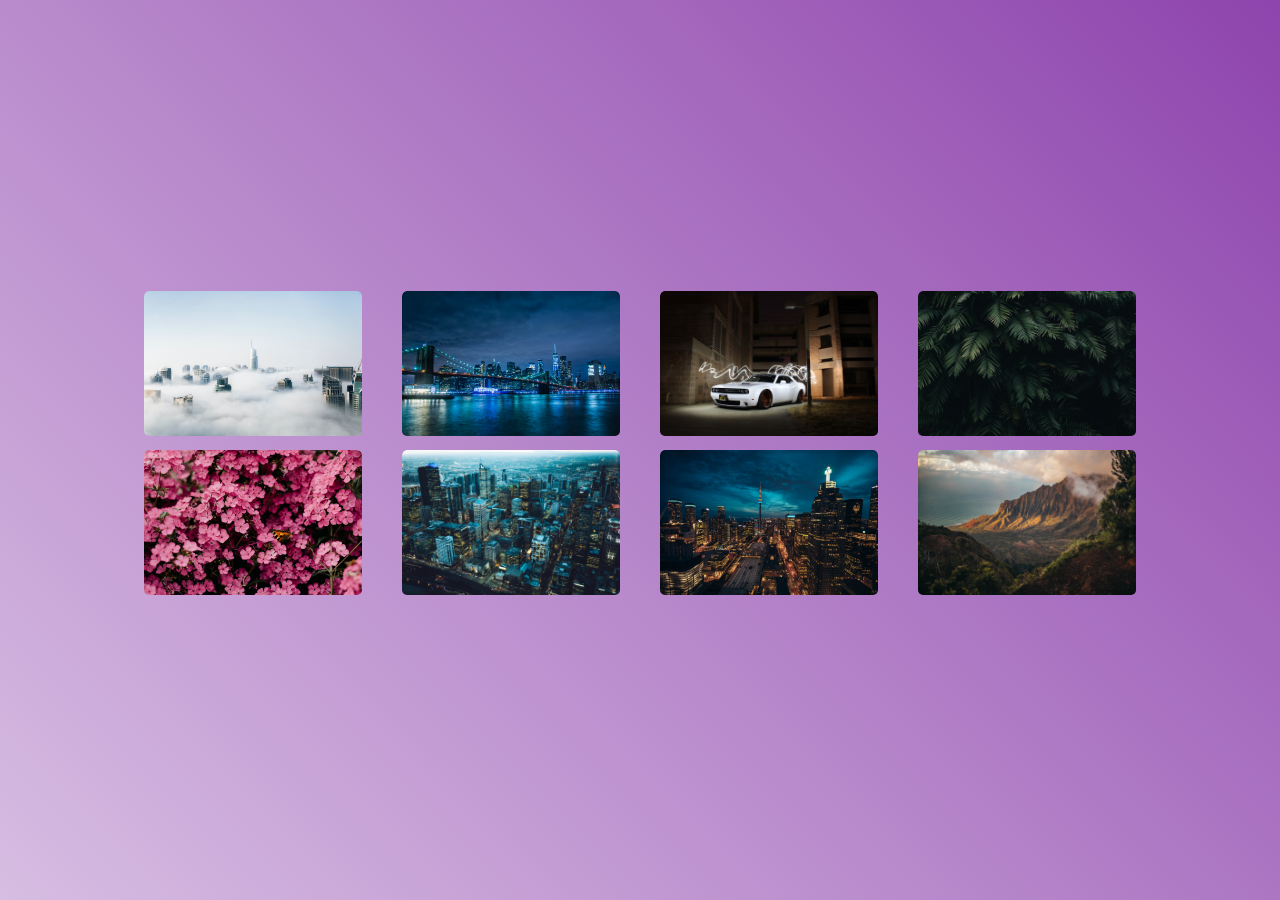
<file: image_show/index.html>
<!DOCTYPE html>
<html lang="en">
<head>
  <meta charset="UTF-8">
  <meta http-equiv="X-UA-Compatible" content="IE=edge">
  <meta name="viewport" content="width=device-width, initial-scale=1.0">
  <title>Image Show</title>
  <link rel="stylesheet" href="style.css">
  <link rel="stylesheet" href="../fontawesome-free-6.2.0-web/css/all.css">
</head>
<body>
  <div class="wrapper">
    <div class="image">
      <img src="./images/pexels-aleksandar-pasaric-325185.jpg" alt="">
    </div>
    <div class="image">
      <img src="./images/pexels-carlos-oliva-3586966.jpg" alt="">
    </div>
    <div class="image">
      <img src="./images/pexels-cesar-perez-733745.jpg" alt="">
    </div>
    <div class="image">
      <img src="./images/pexels-cátia-matos-1072179.jpg" alt="">
    </div>
    <div class="image">
      <img src="./images/pexels-irina-iriser-1408221.jpg" alt="">
    </div>
    <div class="image">
      <img src="./images/pexels-maxime-francis-2246476.jpg" alt="">
    </div>
    <div class="image">
      <img src="./images/pexels-roberto-nickson-2478248.jpg" alt="">
    </div>
    <div class="image">
      <img src="./images/pexels-roberto-nickson-2559941.jpg" alt="">
    </div>
  </div>
  <div class="gallery">
    <i class="fa-solid fa-xmark close_btn"></i>
    <div class="previous_btn">
      <i class="fa-solid fa-chevron-left"></i>
    </div>
    <div class="gallery_inner">
      <img src="images/pexels-aleksandar-pasaric-325185.jpg" alt="">
    </div>
    <div class="next_btn">
      <i class="fa-solid fa-chevron-right"></i>
    </div>
  </div>

  <script src="index.js"></script>
</body>
</html>
</file>
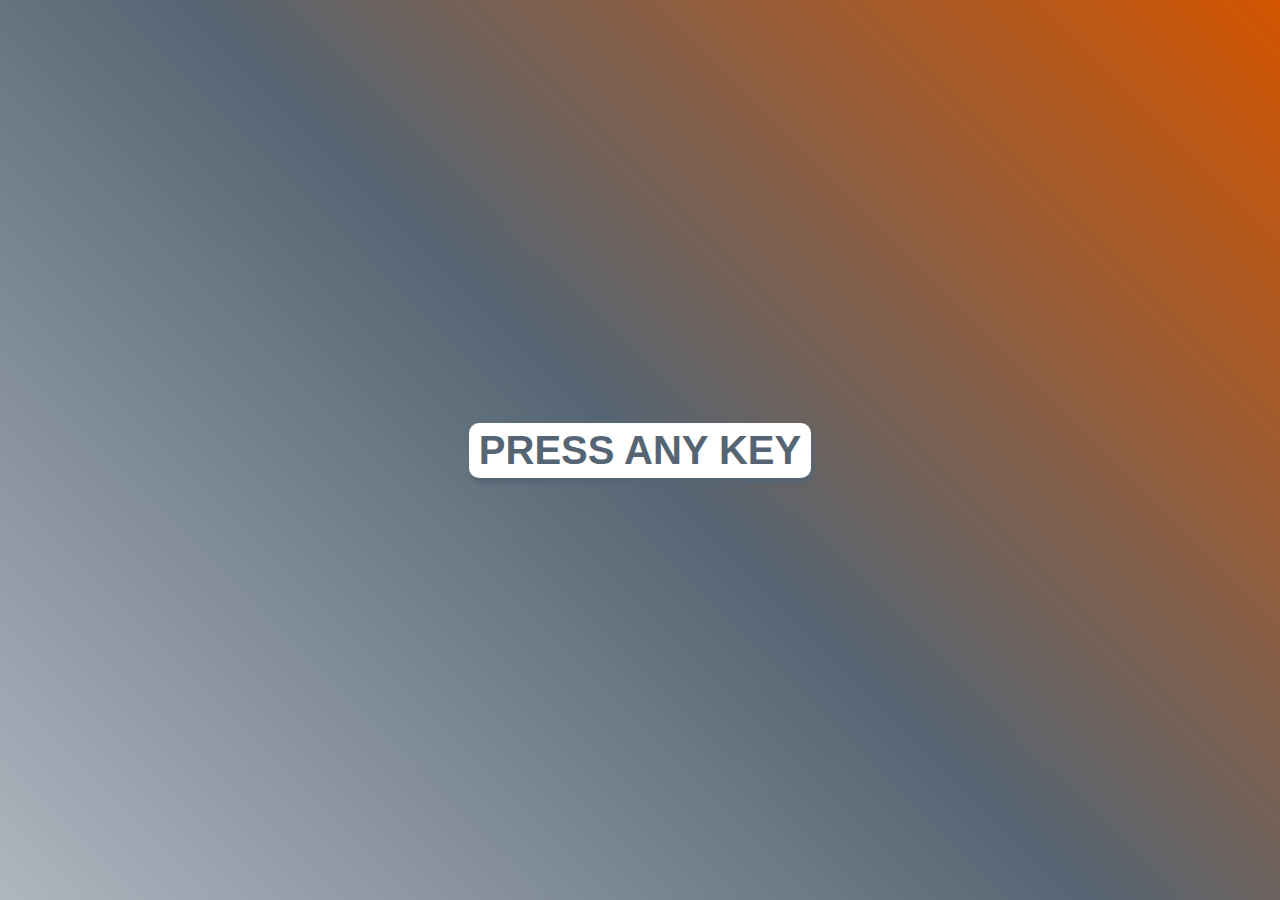
<file: key-event/index.html>
<!DOCTYPE html>
<html lang="en">

<head>
  <meta charset="UTF-8">
  <meta http-equiv="X-UA-Compatible" content="IE=edge">
  <meta name="viewport" content="width=device-width, initial-scale=1.0">
  <title>Key Event</title>
  <link rel="stylesheet" href="style.css">
  <link rel="stylesheet" href="../fontawesome-free-6.2.0-web/css/all.css">
</head>

<body>
  <button class="alert">
    <p>PRESS ANY KEY</p>
  </button>
  <div class="box">
    <div class="result">
      <p>50</p>
    </div>
    <div class="details">
      <div class="card">
        <p>Key</p>
        <p class="card_key">Y</p>
      </div>
      <div class="card">
        <p>Location</p>
        <p class="card_location">0</p>
      </div>
      <div class="card">
        <p>Which</p>
        <p class="card_which">32</p>
      </div>
      <div class="card">
        <p>Code</p>
        <p class="card_code">Y</p>
      </div>
    </div>
  </div>

  <script src="index.js"></script>
</body>

</html>
</file>
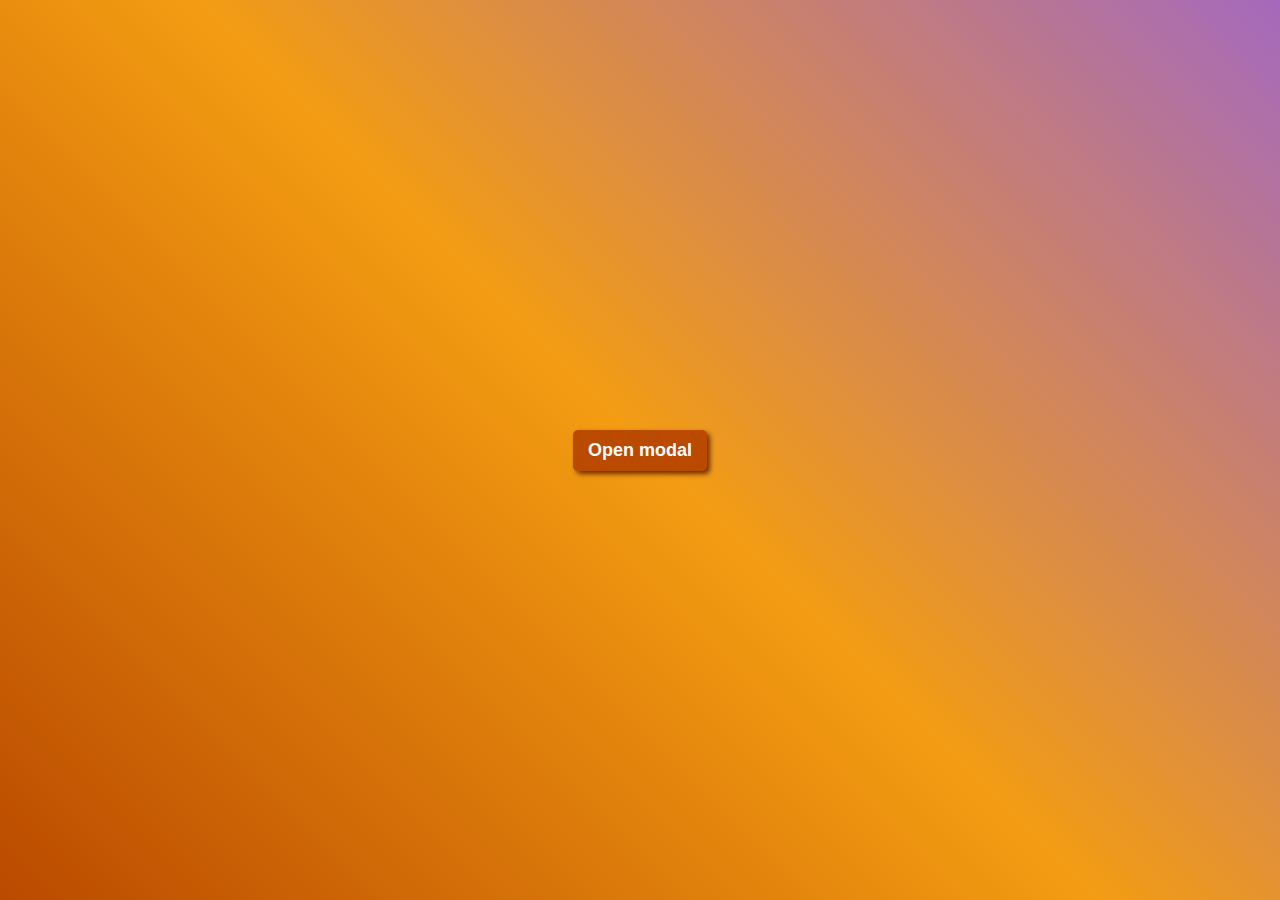
<file: modal/index.html>
<!DOCTYPE html>
<html lang="en">

<head>
  <meta charset="UTF-8">
  <meta http-equiv="X-UA-Compatible" content="IE=edge">
  <meta name="viewport" content="width=device-width, initial-scale=1.0">
  <title>Modal</title>
  <link rel="stylesheet" href="style.css">
  <link rel="stylesheet" href="../fontawesome-free-6.2.0-web/css/all.css">
</head>

<body>
  <button class="open_modal_btn" id="open_modal_btn" onclick="openModal()">Open modal</button>
  <div class="modal" id="modal">
    <div class="modal_inner" id="modal_inner">
      <div class="modal_header">
        <p>Modal learning battle</p>
        <i class="fa-solid fa-xmark" onclick="closeModal()"></i>
      </div>
      <div class="modal_body">
        <p>This is body of modal. <br>
          The alignment is done after the lengths and auto
          margins are applied, meaning that, if in a Flexbox
          layout there is at least one flexible element, with
          flex-grow different from 0, it will have no effect
          as there won't be any available space.
        </p>
      </div>
      <div class="modal_footer">
        <button class="close_modal_btn" id="close_modal_btn" onclick="closeModal()">Close</button>
      </div>
    </div>
  </div>

  <script src="index.js"></script>
</body>

</html>
</file>
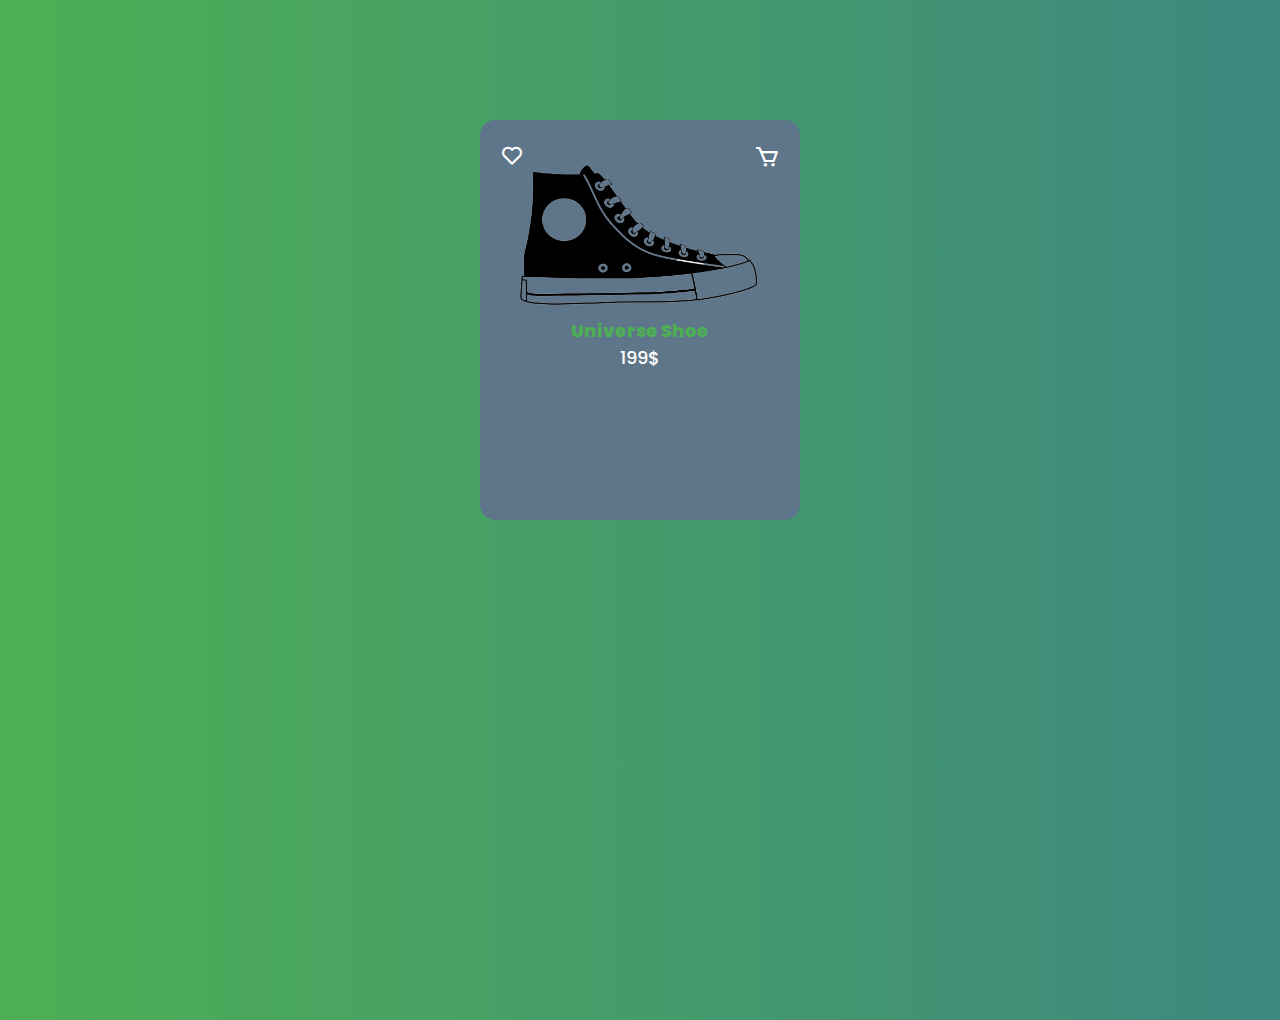
<file: product-card/index.html>
<!DOCTYPE html>
<html lang="en">
<head>
  <meta charset="UTF-8">
  <meta http-equiv="X-UA-Compatible" content="IE=edge">
  <meta name="viewport" content="width=device-width, initial-scale=1.0">
  <link rel="stylesheet" href="style.css">
  <link href='https://unpkg.com/boxicons@2.1.4/css/boxicons.min.css' rel='stylesheet'>
  <title>Product Card</title>
</head>
<body>
  <div class="card">
    <div class="card_heart_icon">
      <i class='bx bx-heart' id="heart_icon"></i>
    </div>
    <div class="card_cart_icon">
      <i class='bx bx-cart'></i>
    </div>
    <div class="card_image">
      <img src="shoe.png" alt="">
    </div>
    <div class="card_title">
      Universe Shoe
    </div>
    <div class="card_price">
      199$
    </div>

    <div class="card_size">
      <h4>Size:</h4>
      <span>36</span>
      <span>37</span>
      <span>38</span>
      <span>39</span>
    </div>
    <div class="card_color">
      <h4>Color:</h4>
      <span class="card_color_green"></span>
      <span class="card_color_red"></span>
      <span class="card_color_black"></span>
    </div>
    <div class="card_action">
      <button class="card_action_buy">Buy now</button>
      <button class="card_action_add">Add to cart</button>
    </div>
  </div>

  <script src="index.js"></script>
</body>
</html>
</file>
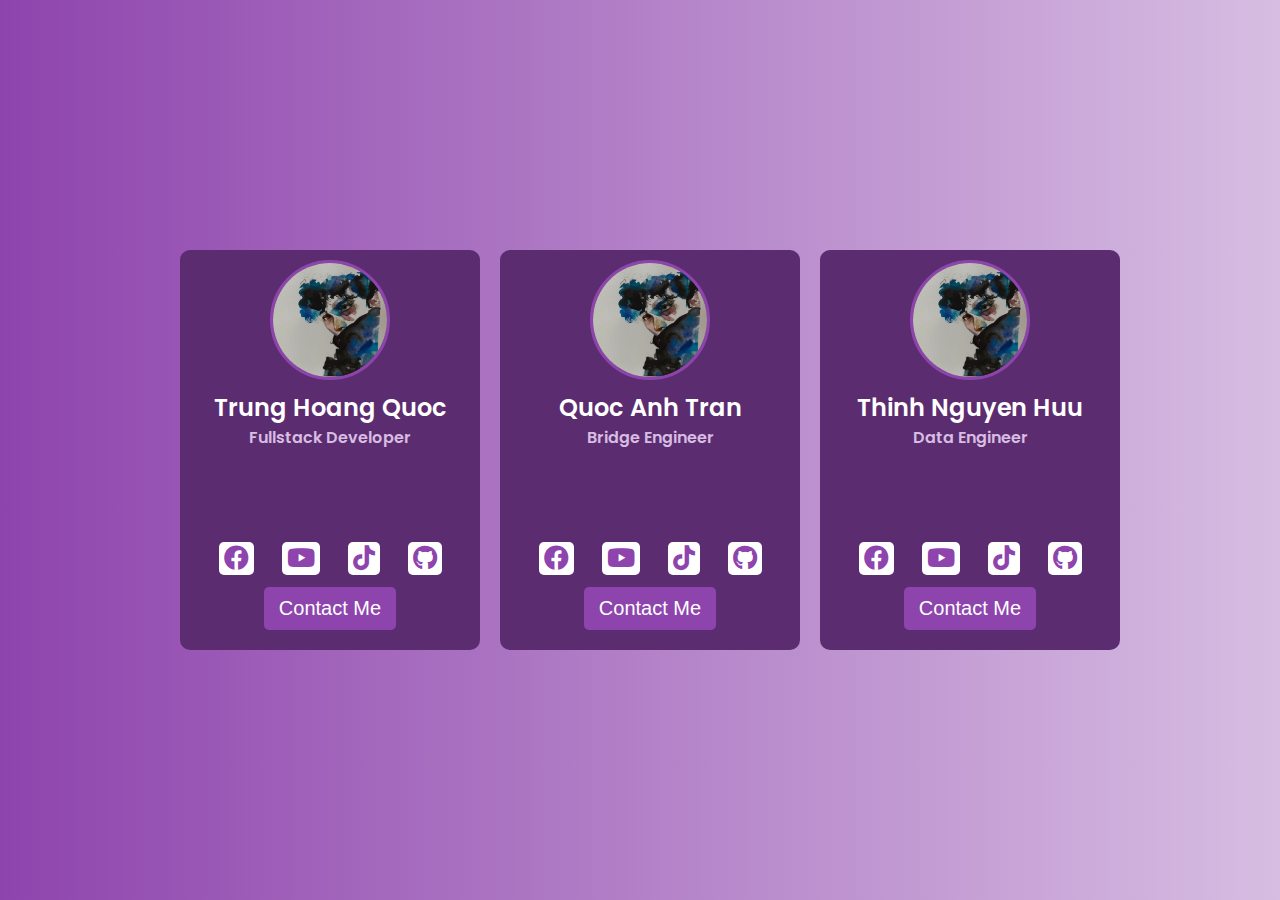
<file: profile-card/index.html>
<!DOCTYPE html>
<html lang="en">
<head>
  <meta charset="UTF-8">
  <meta http-equiv="X-UA-Compatible" content="IE=edge">
  <meta name="viewport" content="width=device-width, initial-scale=1.0">
  <title>Profile Card</title>
  <link rel="stylesheet" href="style.css">
  <link rel="stylesheet" href="../fontawesome-free-6.2.0-web/css/all.css">
</head>
<body>
  <div class="card" id="card_1">
    <div class="card_image" id="avatar_1" onclick="showAvatar(this.id, 'card_1')">
      <img src="avatar.jpg" alt="">
    </div>
    <h2>Trung Hoang Quoc</h2>
    <p>Fullstack Developer</p>
    <div class="card_social">
      <button>
        <i class="fa-brands fa-facebook"></i>
      </button>
      <button>
        <i class="fa-brands fa-youtube"></i>
      </button>
      <button>
        <i class="fa-brands fa-tiktok"></i>
      </button>
      <button>
        <i class="fa-brands fa-github"></i>
      </button>
    </div>
    <button class="card_contact">Contact Me</button>
  </div>
  <div class="card" id="card_2">
    <div class="card_image" id="avatar_2" onclick="showAvatar(this.id, 'card_2')">
      <img src="avatar.jpg" alt="">
    </div>
    <h2>Quoc Anh Tran</h2>
    <p>Bridge Engineer</p>
    <div class="card_social">
      <button>
        <i class="fa-brands fa-facebook"></i>
      </button>
      <button>
        <i class="fa-brands fa-youtube"></i>
      </button>
      <button>
        <i class="fa-brands fa-tiktok"></i>
      </button>
      <button>
        <i class="fa-brands fa-github"></i>
      </button>
    </div>
    <button class="card_contact">Contact Me</button>
  </div>
  <div class="card" id="card_3">
    <div class="card_image" id="avatar_3" onclick="showAvatar(this.id, 'card_3')">
      <img src="avatar.jpg" alt="">
    </div>
    <h2>Thinh Nguyen Huu</h2>
    <p>Data Engineer</p>
    <div class="card_social">
      <button>
        <i class="fa-brands fa-facebook"></i>
      </button>
      <button>
        <i class="fa-brands fa-youtube"></i>
      </button>
      <button>
        <i class="fa-brands fa-tiktok"></i>
      </button>
      <button>
        <i class="fa-brands fa-github"></i>
      </button>
    </div>
    <button class="card_contact">Contact Me</button>
  </div>

  <script src="index.js"></script>
</body>
</html>
</file>
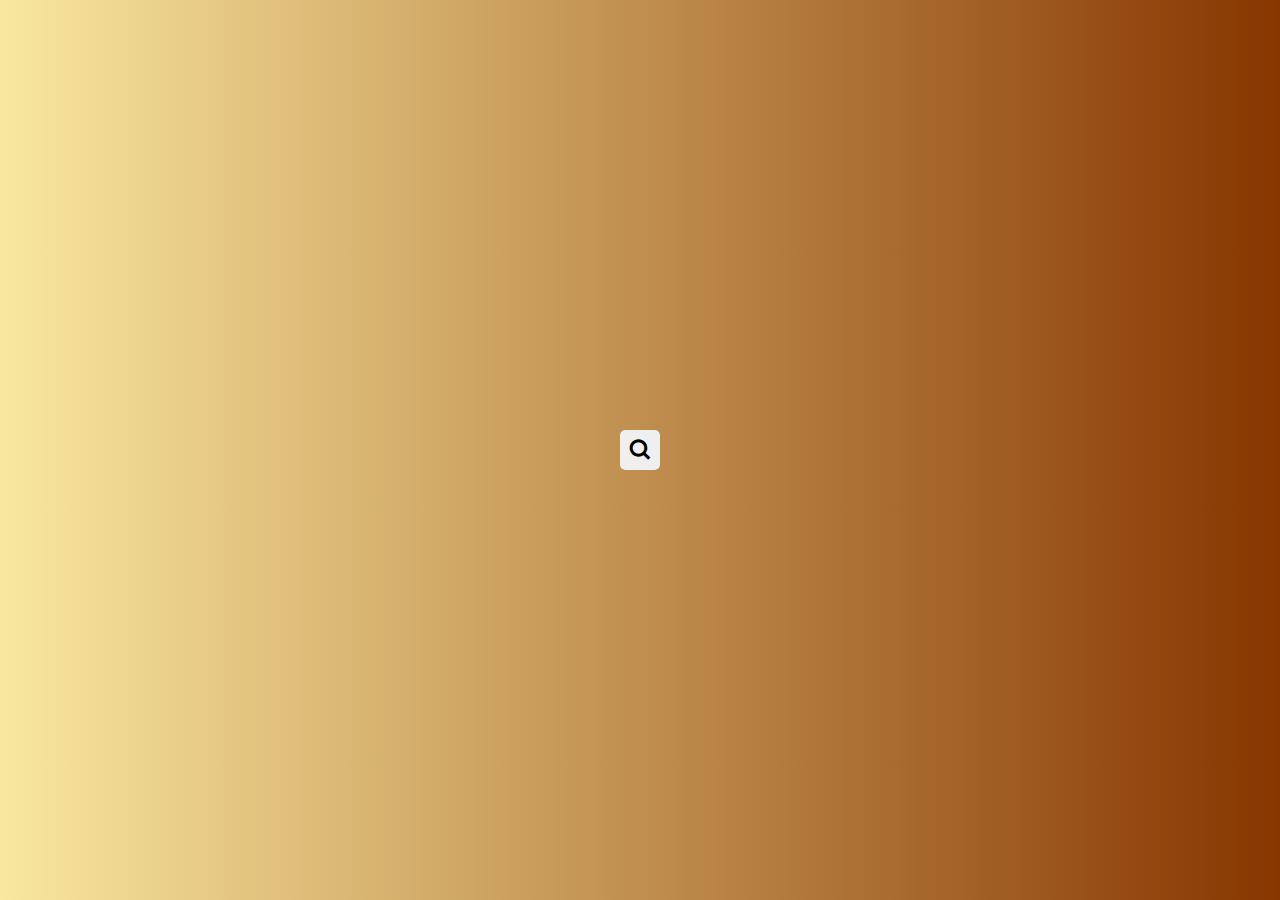
<file: search-box/index.html>
<!DOCTYPE html>
<html lang="en">
<head>
  <meta charset="UTF-8">
  <meta http-equiv="X-UA-Compatible" content="IE=edge">
  <meta name="viewport" content="width=device-width, initial-scale=1.0">
  <title>Search box</title>
  <link rel="stylesheet" href="style.css">
  <link href='https://unpkg.com/boxicons@2.1.4/css/boxicons.min.css' rel='stylesheet'>
  <link rel="stylesheet" href="../fontawesome-free-6.2.0-web/css/all.css">
</head>
<body>
  <div class="search-box">
    <input placeholder="Enter your name" class="search-box-input" type="text">
    <button class="search-box-btn">
      <i class='bx bx-search'></i>
    </button>
  </div>

  <script src="index.js"></script>
</body>
</html>
</file>
<file: image_show/style.css>
* {
  margin: 0;
  padding: 0;
  box-sizing: border-box;
}

body {
  height: 100vh;
  background: linear-gradient(45deg, #D7BDE2, #8E44AD);
  overflow: hidden;
  padding: 15px 20px;
  display: flex;
  justify-content: center;
  align-items: center;
}

.wrapper {
  width: 80%;
  display: flex;
  flex-wrap: wrap;
  justify-content: space-between;
  margin: auto;
}

.image {
  width: 22%;
  height: 22%;
  overflow: hidden;
  border-radius: 5px;
  margin-bottom: 10px;
}

.image img {
  width: 100%;
  height: 100%;
  border-radius: 5px;
  object-fit: cover;
  object-position: center;
  transition: 0.3s;
}

.image img:hover {
  transform: scale(1.2);
}

.gallery {
  background: rgba(0, 0, 0, 0.7);
  height: 100%;
  width: 100%;
  position: fixed;
  display: flex;
  align-items: center;
  justify-content: center;

  opacity: 0;
  pointer-events: none;
  transform: scale(0.5);
  transition: 0.3s;
}
.show_gallery {
  opacity: 1;
  pointer-events: all;
  transform: scale(1);
}

.gallery_inner {
  height: 400px;
  width: 800px;
}

.gallery_inner img {
  height: 100%;
  width: 100%;
  object-fit: cover;
  object-position: center;
}

.gallery i {
  color: rgb(255, 255, 255, 0.8);
}

.close_btn {
  position: fixed;
  top: 50px;
  right: 100px;
  font-size: 30px;
  transition: 0.25s;
}

.previous_btn,
.next_btn {
  position: fixed;
  width: 22%;
  height: 50%;
  left: 0;
  display: flex;
  justify-content: center;
  align-items: center;
  font-size: 30px;
}
.hide {
  visibility: hidden;
}

/* .previous_btn:hover,
.next_btn:hover {
  transform: scale(1.5);
} */

.close_btn:hover {
  transform: scale(2);
}

.next_btn {
  left: unset;
  right: 0;
}
</file>
<file: key-event/style.css>
@import url('https://fonts.googleapis.com/css2?family=Montserrat&family=Poppins:ital,wght@0,100;0,200;0,300;0,400;0,500;0,600;0,700;0,800;0,900;1,100;1,200;1,300;1,400;1,500;1,600;1,700;1,800;1,900&display=swap');

* {
  margin: 0;
  padding: 0;
  box-sizing: border-box;
}

body {
  background: linear-gradient(45deg, #AEB6BF, #566573, #D35400);
  height: 100vh;
  font-family: "Montserrat";

  display: flex;
  align-items: center;
  justify-content: center;
}

.alert {
  font-size: 40px;
  background: rgb(255, 255, 255);
  padding: 5px 10px;
  border-radius: 10px;
  font-weight: 800;
  color: #566573;
  transition: 0.25s;
  border: none;
  outline: none;
  box-shadow: #566573 2px 5px 5px;
}
.alert:hover {
  transform: scale(1.05);
  cursor: pointer;
}

.box {
  display: none;
}

.hidden {
  display: none;
}
.show {
  display: unset;
}

.box .result {
  width: 250px;
  height: 250px;
  color: white;
  border-radius: 50%;
  border: solid 8px;

  display: flex;
  align-items: center;
  justify-content: center;
  font-size: 100px;
  font-weight: 800;

  margin: 0 auto;
  margin-bottom: 50px;
}

.details {
  display: flex;
}
.card {
  width: 250px;
  border: 1px solid white;
  border-radius: 8px;
  overflow: hidden;
  color: white;
  font-weight: 800;
  margin: 10px;
} 
.card p:first-child {
  background: #E59866;
  height: 50%;
}
.card p:nth-child(2) {
  font-size: 25px;
}
.card p {
  padding: 10px;
  text-align: center;
}
</file>
<file: modal/style.css>
@import url('https://fonts.googleapis.com/css2?family=Poppins:ital,wght@0,100;0,200;0,300;0,400;0,500;0,600;0,700;0,800;0,900;1,100;1,200;1,300;1,400;1,500;1,600;1,700;1,800;1,900&display=swap');

* {
  margin: 0;
  padding: 0;
  box-sizing: border-box;
}

body {
  height: 100vh;
  overflow: hidden;
  background: linear-gradient(45deg, #BA4A00, #F39C12, #A569BD);
  display: flex;
  align-items: center;
  justify-content: center;
  font-family: "Poppins";
}

.open_modal_btn,
.close_modal_btn {
  padding: 10px 15px;
  background: #BA4A00;
  border: none;
  border-radius: 5px;
  color: white;
  transition: 0.3s;
  font-size: large;
  font-weight: 700;
  box-shadow: #6E2C00 3px 3px 5px;
}

.open_modal_btn:hover,
.close_modal_btn:hover {
  background: #6E2C00;
}

.modal {
  position: fixed;
  background: rgba(165, 105, 189, 0.5);
  height: 100vh;
  width: 100vw;
  display: none;
}

.modal_inner {
  height: 50%;
  width: 60%;
  background: #EB984E;
  border-radius: 10px;
  overflow: hidden;
  position: relative;
  margin: auto;
  top: 20%;
  animation: modalShow 0.3s linear;
}

.modal_header {
  background: #A04000;
  padding: 5px 10px;
  display: flex;
  align-items: center;
  justify-content: space-between;
  color: white;
  font-weight: 600;
}

.modal_header i {
  transition: 0.2s;
}

.modal_header i:hover {
  transform: scale(1.25);
}

.modal_body {
  padding: 10px;
  font-weight: 500;
  height: 75%;
}

.modal_footer {
  padding: 10px;
  font-weight: 500;
  text-align: center;
}

@keyframes modalShow {
  from {
    top: 60%;
    opacity: 0;
  }
  to {
    top: 20%;
    opacity: 1;
  }
}
</file>
<file: product-card/style.css>
@import url('https://fonts.googleapis.com/css2?family=Poppins:ital,wght@0,100;0,200;0,300;0,400;0,500;0,600;0,700;0,800;0,900;1,100;1,200;1,300;1,400;1,500;1,600;1,700;1,800;1,900&display=swap');

:root {
  --primary-green-color: #4daf54
}

* {
  margin: 0;
  padding: 0;
  box-sizing: border-box;
  font-family: 'Poppins';
}

body {
  height: 100vh;
  background: linear-gradient(to right, #4daf54, #3d8880);
}

.card {
  margin: 120px auto;
  width: 320px;
  height: 400px;
  background: #5f758a;
  border-radius: 15px;
  padding: 20px;
  color: white;
  position: relative;
}

.card_heart_icon, .card_cart_icon {
  font-size: 24px;
  position: absolute;
  left: 20px;
  top: 20px;
  transition: 0.2s;
}

.card_cart_icon {
  right: 20px;
  left: unset;
  font-size: 26px;
}

.card_image {
  padding-top: 20px;
  padding-right: 10px;
  padding-left: 15px;
  transition: 0.4s;
  transition-delay: 0.1s;
}

.card_image img{
  width: 100%;
  height: 100%;
  object-fit: fill;
}

.card_title, .card_price{
  font-size: 18px;
  text-align: center;
  transition: 0.4s;
  transition-delay: 0.1s;
}

.card_title {
  color: var(--primary-green-color);
  font-weight: 800;
}

.card_price {
  font-weight: 500;
}

.card_color, .card_size {
  display: flex;
  align-items: center;
  margin-bottom: 5px;
}

.card_size > h4, .card_color > h4 {
  margin-right: 5px;
}

.card_size > span {
  padding: 3px;
  background: rgb(197, 197, 197);
  border-radius: 5px;
  margin: 5px 5px;
}

.card_color > span {
  border-radius: 10px;
  width: 20px;
  height: 20px;
  margin: 5px 5px;
}

.card_color_green {
  background: green;
}
.card_color_red {
  background: red;
}
.card_color_black {
  background: black;
}

.card_action > button {
  background: var(--primary-green-color);
  border: none;
  padding: 10px; 
  color: white;
  border-radius: 5px;
  font-weight: 800;
  font-size: small;
  position: absolute;
  transition: 0.2s;
}
.card_action_add {
  right: 20px;
}

.card:hover > .card_image{
  transform: rotate(25deg) translateY(-75px) translateX(10px);
}
.card:hover > .card_title {
  transform: translate(-75px, -75px);
}
.card:hover > .card_price {
  transform: translate(-121px, -75px);
}

.card_size {
  margin-top: 150px;
}
.card_size , .card_color, .card_action{
  visibility: hidden;
  opacity: 0%;
  transition: 0.4s;
  transition-delay: 0.1s;
}

.card:hover .card_size,
.card:hover .card_color,
.card:hover .card_action {
  visibility: visible;
  opacity: 100%;
}
.card:hover .card_size {
  margin-top: -20px;
}

.card_action button:hover {
  transform: scale(1.2);
}
.card_heart_icon:hover {
  transform: scale(1.5);
}
.card_cart_icon:hover {
  transform: scale(1.5);
}
</file>
<file: profile-card/style.css>
@import url('https://fonts.googleapis.com/css2?family=Poppins:ital,wght@0,100;0,200;0,300;0,400;0,500;0,600;0,700;0,800;0,900;1,100;1,200;1,300;1,400;1,500;1,600;1,700;1,800;1,900&display=swap');

:root {
  --primary-purple-color: #8E44AD
}

* {
  margin: 0;
  padding: 0;
  box-sizing: border-box;
}

body {
  height: 100vh;
  background: linear-gradient(90deg,#8E44AD, #D7BDE2 );
  display: flex;
  justify-content: center;
  align-items: center;
  font-family: "Poppins";
}

.card {
  width: 300px;
  height: 400px;
  background: #5B2C6F;
  border-radius: 10px;
  margin-left: 20px;
  padding: 10px;
  transition: 0.3s;
  text-align: center;
  overflow: hidden;
}
.card:hover {
  box-shadow: #5B2C6F 5px 5px 10px;
}

.card_image {
  width: 120px;
  height: 120px;
  border-radius: 50%;
  border: var(--primary-purple-color) solid 3px;
  overflow: hidden;
  margin: 0 auto;
  margin-bottom: 10px;
  transition: 0.3s;
}
.card_image:hover {
  transform: scale(1.1);
}

img {
  object-fit: cover;
  width: 100%;
  height: 100%;
  transition: 0.3s;
}

h2, p {
  color: white;
  font-weight: 600;
  transition: 0.3s;
}
p {
  color: #D7BDE2;
  margin-bottom: 80px;
}

.card_social>button {
  font-size: 25px;
  color: #8E44AD;
  background: white;
  padding: 2px 5px;
  border-radius: 5px;
  margin: 12px 12px;
  border: none;
  transition: 0.3s;
}
.card_social>button:hover {
  transform: scale(1.05);
}

.card_contact {
  background: #8E44AD;
  border: none;
  color: white;
  font-size: 20px;
  border-radius: 5px;
  padding: 10px 15px;
  font-weight: 500;
  transition: 0.3s;
}
.card_contact:hover {
  transform: scale(1.05);
}
</file>
<file: search-box/style.css>
* {
  margin: 0;
  padding: 0;
  box-sizing: border-box;
}

body {
  background: linear-gradient(90deg, #F9E79F, #873600);
  height: 100vh;
  display: flex;
  align-items: center;
  justify-content: center;
}

.search-box {
  display: flex;
  align-items: center;
  height: 40px;
  width: 40px;
  overflow: hidden;
  position: relative;
  border-radius: 5px;
  transition: 0.3s;
}
.search-box-w400 {
  width: 400px;
}

.search-box>input {
  background: rgb(109, 65, 27);
  color: white;
  padding: 5px 50px 5px 5px;
  height: 40px;
  width: 400px;
  font-size: 20px;
  outline: none;
  border: none;
}

.search-box-btn {
  position: absolute;
  top: 0;
  right: 0;
  height: 40px;
  width: 40px;
  padding: 3px;
  display: flex;
  align-items: center;
  justify-content: center;
  border: none;
}
.search-box-btn:hover {
  background: rgb(196, 196, 196);
}
.search-box-btn>i {
  font-size: 25px;
  font-weight: bold;
  background: transparent;
}
</file>
